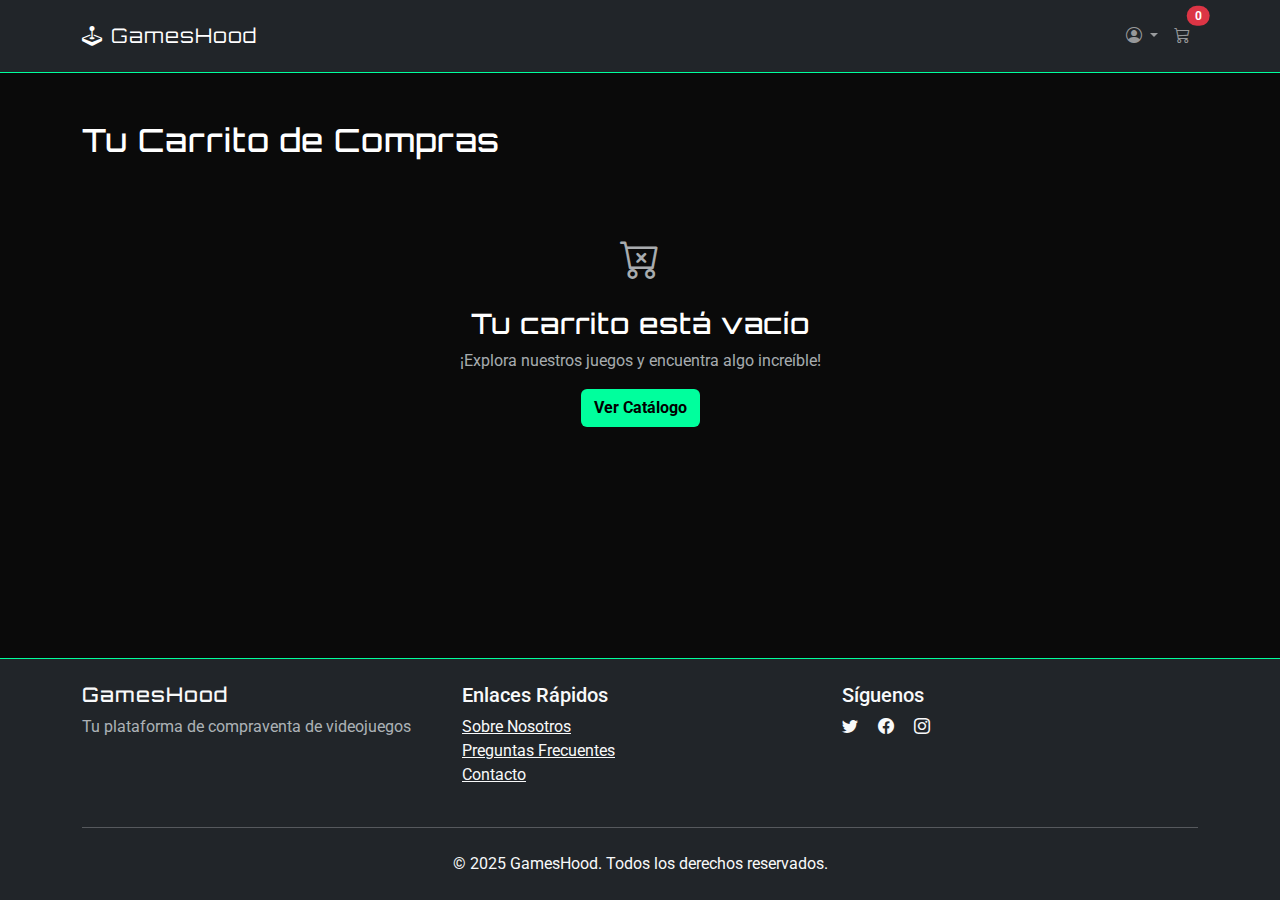
<file: proyecto js/cart.html>
<!DOCTYPE html>
<html lang="es" data-bs-theme="dark">
<head>
    <meta charset="UTF-8">
    <meta name="viewport" content="width=device-width, initial-scale=1.0">
    <title>Carrito - GamesHood</title>
    <link href="https://cdn.jsdelivr.net/npm/bootstrap@5.3.0/dist/css/bootstrap.min.css" rel="stylesheet">
    <link href="https://fonts.googleapis.com/css2?family=Orbitron:wght@400;700&family=Roboto:wght@300;400;700&display=swap" rel="stylesheet">
    <link rel="stylesheet" href="https://cdn.jsdelivr.net/npm/bootstrap-icons@1.10.5/font/bootstrap-icons.css">
    <link rel="stylesheet" href="styles.css">
</head>
<body class="custom-body">
    <!-- Navbar -->
    <nav class="navbar navbar-expand-lg navbar-dark bg-dark py-3 border-bottom border-primary">
        <div class="container">
            <a class="navbar-brand gaming-font" href="index.html">
                <i class="bi bi-joystick me-2"></i>GamesHood
            </a>
            <button class="navbar-toggler" type="button" data-bs-toggle="collapse" data-bs-target="#navbarNav">
                <span class="navbar-toggler-icon"></span>
            </button>
            <div class="collapse navbar-collapse" id="navbarNav">
                <ul class="navbar-nav ms-auto">
                    <li class="nav-item dropdown">
                        <a class="nav-link dropdown-toggle" href="#" role="button" data-bs-toggle="dropdown">
                            <i class="bi bi-person-circle"></i>
                        </a>
                        <ul class="dropdown-menu dropdown-menu-end">
                            <li><a class="dropdown-item" href="profile.html">Perfil</a></li>
                            <li><hr class="dropdown-divider"></li>
                            <li><a class="dropdown-item text-danger" href="logout.html">Cerrar Sesión</a></li>
                        </ul>
                    </li>
                    <li class="nav-item">
                        <a class="nav-link position-relative" href="cart.html">
                            <i class="bi bi-cart3"></i>
                            <span class="position-absolute top-0 start-100 translate-middle badge rounded-pill bg-danger" id="cartCount">0</span>
                        </a>
                    </li>
                </ul>
            </div>
        </div>
    </nav>

    <!-- Contenido del Carrito -->
    <section class="py-5">
        <div class="container">
            <h2 class="gaming-font mb-4">Tu Carrito de Compras</h2>
            
            <div id="cartItems" class="mb-4">
                <!-- Elementos del carrito se cargarán aquí -->
            </div>

            <div class="cart-summary bg-dark p-4 rounded-3 border border-primary">
                <div class="row">
                    <div class="col-md-6 offset-md-6">
                        <div class="d-flex justify-content-between mb-2">
                            <span>Subtotal:</span>
                            <span id="subtotal">0.00€</span>
                        </div>
                        <div class="d-flex justify-content-between mb-3">
                            <span>Envío:</span>
                            <span id="shipping">5.00€</span>
                        </div>
                        <hr>
                        <div class="d-flex justify-content-between mb-4">
                            <h5 class="gaming-font">Total:</h5>
                            <h5 class="gaming-font" id="total">0.00€</h5>
                        </div>
                        <a href="checkout.html" class="btn gaming-btn w-100 btn-lg">Proceder al Pago</a>
                    </div>
                </div>
            </div>

            <div class="empty-cart text-center py-5" id="emptyCart" style="display: none;">
                <i class="bi bi-cart-x fs-1 text-muted"></i>
                <h3 class="mt-3 gaming-font">Tu carrito está vacío</h3>
                <p class="text-muted">¡Explora nuestros juegos y encuentra algo increíble!</p>
                <a href="index.html" class="btn gaming-btn">Ver Catálogo</a>
            </div>
        </div>
    </section>

    <!-- Footer -->
    <footer class="bg-dark text-light py-4 border-top border-primary">
        <div class="container">
            <div class="row g-4">
                <div class="col-md-4">
                    <h5 class="gaming-font">GamesHood</h5>
                    <p class="text-muted">Tu plataforma de compraventa de videojuegos</p>
                </div>
                <div class="col-md-4">
                    <h5>Enlaces Rápidos</h5>
                    <ul class="list-unstyled">
                        <li><a href="about.html" class="text-light">Sobre Nosotros</a></li>
                        <li><a href="faq.html" class="text-light">Preguntas Frecuentes</a></li>
                        <li><a href="contact.html" class="text-light">Contacto</a></li>
                    </ul>
                </div>
                <div class="col-md-4">
                    <h5>Síguenos</h5>
                    <div class="social-icons">
                        <a href="https://twitter.com" class="text-light me-3"><i class="bi bi-twitter"></i></a>
                        <a href="https://facebook.com" class="text-light me-3"><i class="bi bi-facebook"></i></a>
                        <a href="https://instagram.com" class="text-light me-3"><i class="bi bi-instagram"></i></a>
                    </div>
                </div>
            </div>
            <hr class="my-4">
            <p class="text-center mb-0">&copy; 2025 GamesHood. Todos los derechos reservados.</p>
        </div>
    </footer>

    <script src="https://cdn.jsdelivr.net/npm/bootstrap@5.3.0/dist/js/bootstrap.bundle.min.js"></script>
    <script>
        // Mostrar los productos en el carrito
        function mostrarCarrito() {
            const carrito = JSON.parse(localStorage.getItem('carrito')) || [];
            const contenedor = document.getElementById('cartItems');
            const carritoVacio = document.getElementById('emptyCart');
            const resumen = document.querySelector('.cart-summary');
    
            // Mostrar mensaje si está vacío
            if (carrito.length === 0) {
                carritoVacio.style.display = 'block';
                resumen.style.display = 'none';
                return;
            }
            
            carritoVacio.style.display = 'none';
            resumen.style.display = 'block';
            
            // Crear HTML para cada producto
            let html = '';
            for (let i = 0; i < carrito.length; i++) {
                const producto = carrito[i];
                html += `
                    <div class="cart-item card bg-dark mb-3 border-primary">
                        <div class="card-body">
                            <div class="row align-items-center">
                                <div class="col-md-2">
                                    <img src="${producto.image}" class="img-fluid rounded" style="height: 100px; object-fit: cover;">
                                </div>
                                <div class="col-md-4">
                                    <h5 class="card-title">${producto.title}</h5>
                                    <p class="text-muted">${producto.price.toFixed(2)}€</p>
                                </div>
                                <div class="col-md-3">
                                    <div class="d-flex align-items-center">
                                        <button class="btn btn-outline-primary" onclick="cambiarCantidad(${producto.id}, -1)">
                                            <i class="bi bi-dash"></i>
                                        </button>
                                        <input type="number" class="form-control text-center mx-2" 
                                               value="${producto.cantidad}" min="1" 
                                               onchange="cambiarCantidadInput(${producto.id}, this.value)">
                                        <button class="btn btn-outline-primary" onclick="cambiarCantidad(${producto.id}, 1)">
                                            <i class="bi bi-plus"></i>
                                        </button>
                                    </div>
                                </div>
                                <div class="col-md-2 text-end">
                                    <h5>${(producto.price * producto.cantidad).toFixed(2)}€</h5>
                                </div>
                                <div class="col-md-1 text-end">
                                    <button class="btn btn-danger" onclick="eliminarProducto(${producto.id})">
                                        <i class="bi bi-trash"></i>
                                    </button>
                                </div>
                            </div>
                        </div>
                    </div>
                `;
            }
            contenedor.innerHTML = html;
            
            actualizarTotales();
        }
    
        // Calcular precio total
        function actualizarTotales() {
            const carrito = JSON.parse(localStorage.getItem('carrito')) || [];
            let subtotal = 0;
            
            for (let i = 0; i < carrito.length; i++) {
                subtotal += carrito[i].price * carrito[i].cantidad;
            }
            
            const envio = 5.00;
            const total = subtotal + envio;
            
            document.getElementById('subtotal').textContent = subtotal.toFixed(2) + '€';
            document.getElementById('total').textContent = total.toFixed(2) + '€';
        }
    
        // Cambiar cantidad de productos con botones +/-
        function cambiarCantidad(id, cambio) {
            const carrito = JSON.parse(localStorage.getItem('carrito')) || [];
            
            for (let i = 0; i < carrito.length; i++) {
                if (carrito[i].id === id) {
                    carrito[i].cantidad += cambio;
                    
                    if (carrito[i].cantidad < 1) {
                        carrito.splice(i, 1);
                    }
                    
                    break;
                }
            }
            
            localStorage.setItem('carrito', JSON.stringify(carrito));
            mostrarCarrito();
            actualizarContador();
        }
    
        // Cambiar cantidad de productos desde el input
        function cambiarCantidadInput(id, nuevaCantidad) {
            const carrito = JSON.parse(localStorage.getItem('carrito')) || [];
            
            for (let i = 0; i < carrito.length; i++) {
                if (carrito[i].id === id) {
                    carrito[i].cantidad = Math.max(1, Number(nuevaCantidad));
                    break;
                }
            }
            
            localStorage.setItem('carrito', JSON.stringify(carrito));
            mostrarCarrito();
            actualizarContador();
        }
    
        // Eliminar producto del carrito
        function eliminarProducto(id) {
            const carrito = JSON.parse(localStorage.getItem('carrito')) || [];
            const nuevoCarrito = [];
            
            for (let i = 0; i < carrito.length; i++) {
                if (carrito[i].id !== id) {
                    nuevoCarrito.push(carrito[i]);
                }
            }
            
            localStorage.setItem('carrito', JSON.stringify(nuevoCarrito));
            mostrarCarrito();
            actualizarContador();
        }
    
        // Actualizar número en el icono del carrito
        function actualizarContador() {
            const carrito = JSON.parse(localStorage.getItem('carrito')) || [];
            let total = 0;
            
            for (let i = 0; i < carrito.length; i++) {
                total += carrito[i].cantidad;
            }
            
            document.getElementById('cartCount').textContent = total;
        }
    
        // Al cargar la página
        window.addEventListener('DOMContentLoaded', function() {
            mostrarCarrito();
            actualizarContador();
        });
    </script>
</body>
</html>
</file>
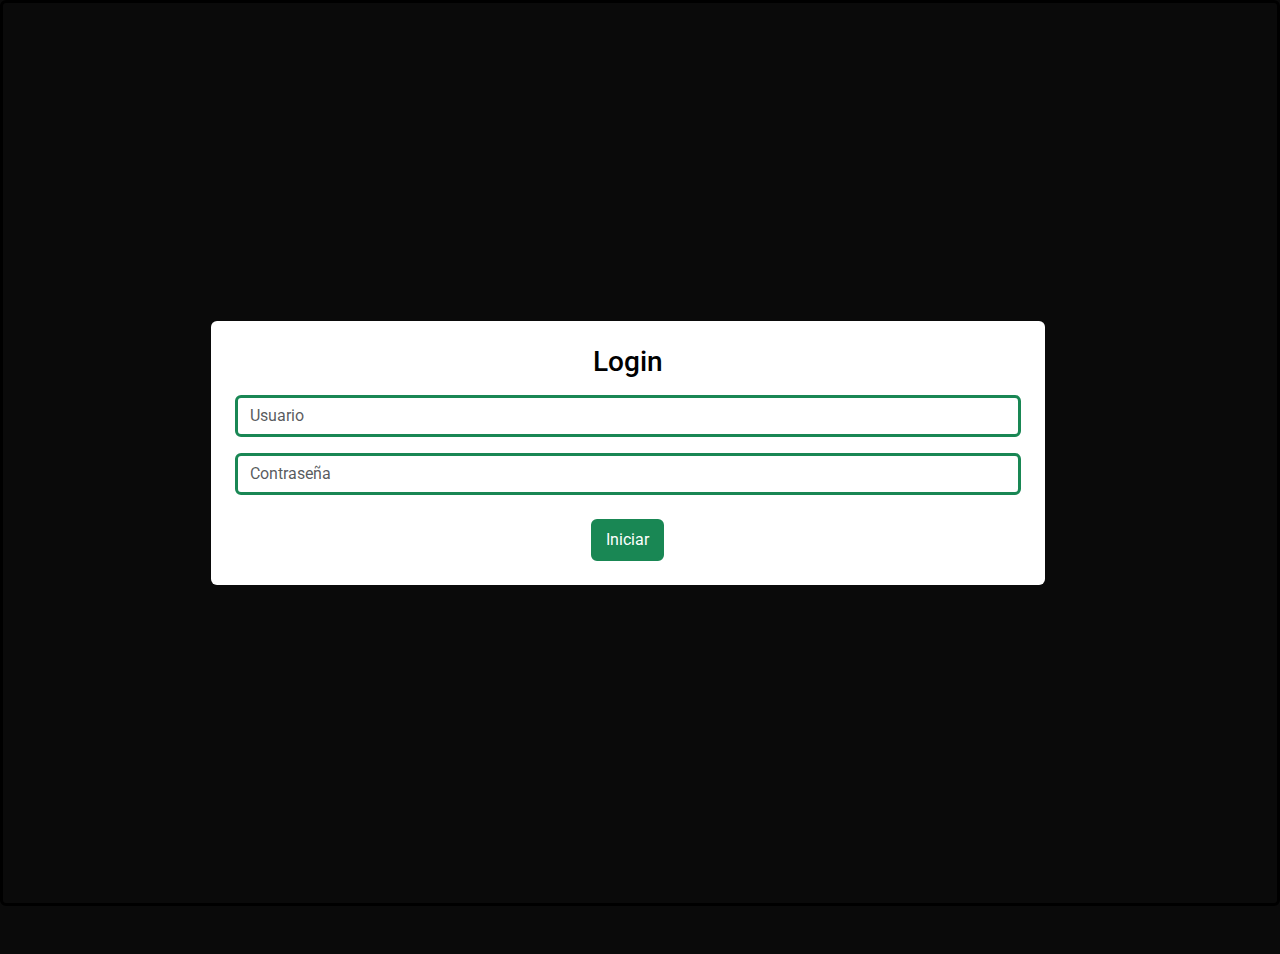
<file: proyecto js/login.html>
<!DOCTYPE html>
<html lang="en">
<head>
    <meta charset="UTF-8">
    <meta name="viewport" content="width=device-width, initial-scale=1.0">
    <title>Logout</title>
    <link href="https://cdn.jsdelivr.net/npm/bootstrap@5.3.0/dist/css/bootstrap.min.css" rel="stylesheet">
    <link href="https://fonts.googleapis.com/css2?family=Orbitron:wght@400;700&family=Roboto:wght@300;400;700&display=swap" rel="stylesheet">
    <link rel="stylesheet" href="https://cdn.jsdelivr.net/npm/bootstrap-icons@1.10.5/font/bootstrap-icons.css">
    <link rel="stylesheet" href="styles.css">
</head>
<body>
    
    <div class="container-fluid border border-black border-3 rounded mb-5">
        <div class="row bg-image img-fluid d-flex justify-content-center align-items-center" 
            style="background-image: url('https://static.vecteezy.com/system/resources/previews/015/942/307/non_2x/2d-game-art-natural-landscape-for-games-mobile-applications-and-computers-game-background-illustration-free-vector.jpg'); height: 100vh;">
    
            <div class="col-8 p-4 bg-white rounded text-black">
                <form id="paymentForm" action="" method="post">
                    <h3 class="text-center mb-3">Login</h3>
                
                    <input type="text" id="usuario" name="usuario" placeholder="Usuario" class="form-control border-success border-3 mb-3 text-black" required>
                
                    <input type="password" id="contraseña" name="contraseña" placeholder="Contraseña" class="form-control border-success border-3 mb-4" required>
                
                    <div class="d-flex justify-content-center">
                        <input type="submit" value="Iniciar" class="btn btn-success border-3 rounded">
                    </div>
                </form>
            </div>
    
        </div>

    <script src="https://cdn.jsdelivr.net/npm/bootstrap@5.3.0/dist/js/bootstrap.bundle.min.js"></script>

    <script>
        document.getElementById('paymentForm').addEventListener('submit', function(event) {
            event.preventDefault(); 
    
            alert('Se ha iniciado sesión correctamente')

            // Redirigir a index.html
            window.location.href = 'index.html';
        });
    </script>

</body>
</html>
</file>
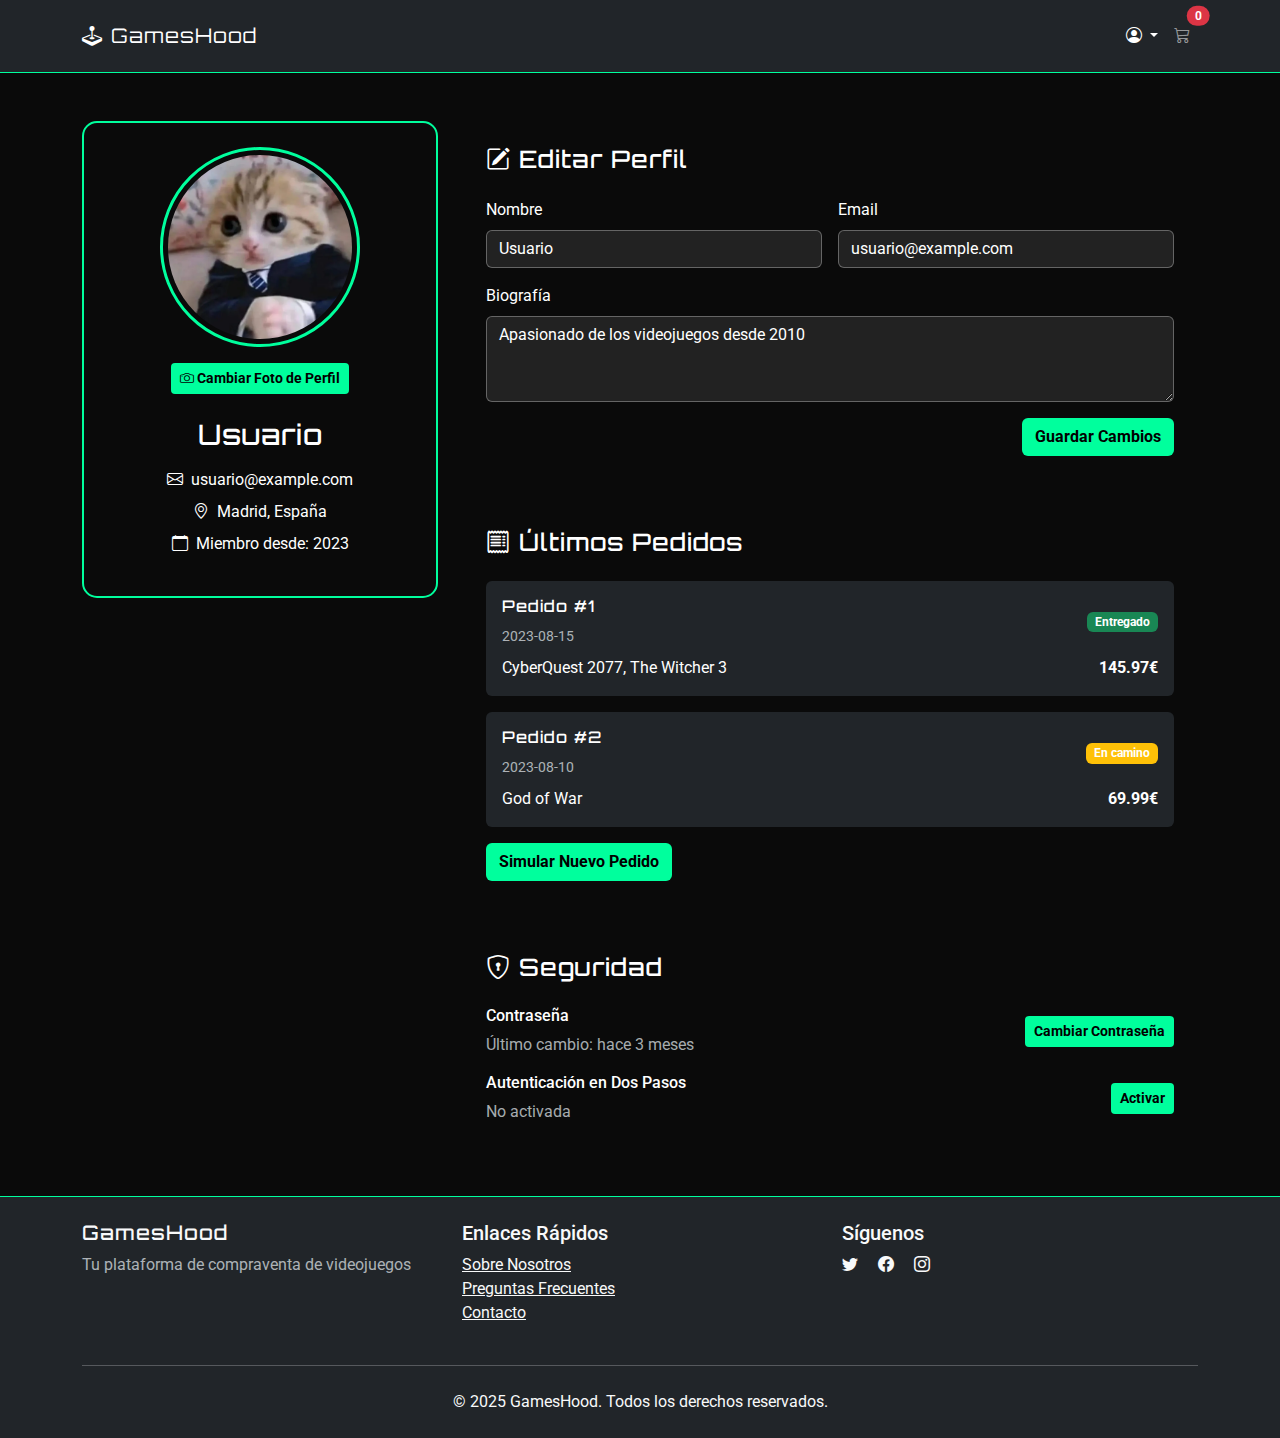
<file: proyecto js/profile.html>
<!DOCTYPE html>
<html lang="es" data-bs-theme="dark">

<head>
    <meta charset="UTF-8">
    <meta name="viewport" content="width=device-width, initial-scale=1.0">
    <title>GamesHood - Mi Perfil</title>
    <link href="https://cdn.jsdelivr.net/npm/bootstrap@5.3.0/dist/css/bootstrap.min.css" rel="stylesheet">
    <link
        href="https://fonts.googleapis.com/css2?family=Orbitron:wght@400;700&family=Roboto:wght@300;400;700&display=swap"
        rel="stylesheet">
    <link rel="stylesheet" href="https://cdn.jsdelivr.net/npm/bootstrap-icons@1.10.5/font/bootstrap-icons.css">
    <link rel="stylesheet" href="styles.css">
</head>

<body class="custom-body">
    <!-- Navbar (igual que index.html) -->
    <nav class="navbar navbar-expand-lg navbar-dark bg-dark py-3 border-bottom border-primary">
        <div class="container">
            <a class="navbar-brand gaming-font" href="index.html">
                <i class="bi bi-joystick me-2"></i>GamesHood
            </a>
            <button class="navbar-toggler" type="button" data-bs-toggle="collapse" data-bs-target="#navbarNav">
                <span class="navbar-toggler-icon"></span>
            </button>
            <div class="collapse navbar-collapse" id="navbarNav">
                <ul class="navbar-nav ms-auto">
                    <li class="nav-item dropdown">
                        <a class="nav-link dropdown-toggle active" href="#" role="button" data-bs-toggle="dropdown">
                            <i class="bi bi-person-circle"></i>
                        </a>
                        <ul class="dropdown-menu dropdown-menu-end">
                            <li><a class="dropdown-item active" href="profile.html">Perfil</a></li>
                            <li>
                                <hr class="dropdown-divider">
                            </li>
                            <li><a class="dropdown-item text-danger" href="logout.html">Cerrar Sesión</a></li>
                        </ul>
                    </li>
                    <li class="nav-item">
                        <a class="nav-link position-relative" href="cart.html">
                            <i class="bi bi-cart3"></i>
                            <span
                                class="position-absolute top-0 start-100 translate-middle badge rounded-pill bg-danger"
                                id="cartCount">0</span>
                        </a>
                    </li>
                </ul>
            </div>
        </div>
    </nav>

    <!-- Contenido del Perfil -->
    <main class="container my-5">
        <div class="row g-4">
            <!-- Columna Izquierda - Información del Usuario -->
            <div class="col-md-4">
                <div class="profile-card p-4 text-center">
                    <div class="mb-4">
                        <img src="../perfil/gatete.png" class="profile-avatar"
                            alt="Avatar del usuario">
                        <div class="mt-3">
                            <button class="btn gaming-btn btn-sm" data-bs-toggle="modal" data-bs-target="#avatarModal">
                                <i class="bi bi-camera"></i> Cambiar Foto de Perfil
                            </button>
                        </div>
                    </div>
                    <h3 class="gaming-font mb-3" id="username">Usuario</h3>
                    <ul class="list-unstyled">
                        <li class="mb-2"><i class="bi bi-envelope me-2"></i>usuario@example.com</li>
                        <li class="mb-2"><i class="bi bi-geo-alt me-2"></i>Madrid, España</li>
                        <li class="mb-2"><i class="bi bi-calendar me-2"></i>Miembro desde: 2023</li>
                    </ul>
                </div>
            </div>

            <!-- Columna Derecha - Contenido Principal -->
            <div class="col-md-8">
                <!-- Sección de Edición de Perfil -->
                <div class="profile-section mb-4 p-4">
                    <h4 class="gaming-font mb-4"><i class="bi bi-pencil-square me-2"></i>Editar Perfil</h4>
                    <form id="profileForm">
                        <div class="row g-3">
                            <div class="col-md-6">
                                <label for="name" class="form-label">Nombre</label>
                                <input type="text" class="form-control" id="name" value="Usuario">
                            </div>
                            <div class="col-md-6">
                                <label for="email" class="form-label">Email</label>
                                <input type="email" class="form-control" id="email" value="usuario@example.com">
                            </div>
                            <div class="col-12">
                                <label for="bio" class="form-label">Biografía</label>
                                <textarea class="form-control" id="bio"
                                    rows="3">Apasionado de los videojuegos desde 2010</textarea>
                            </div>
                            <div class="col-12 text-end">
                                <button type="submit" class="btn gaming-btn">Guardar Cambios</button>
                            </div>
                        </div>
                    </form>
                </div>

                <!-- Historial de Pedidos -->
                <div class="profile-section mb-4 p-4">
                    <h4 class="gaming-font mb-4"><i class="bi bi-receipt me-2"></i>Últimos Pedidos</h4>
                    <div class="orders-list" id="ordersList">
                        <!-- Pedidos cargados dinámicamente -->
                    </div>
                    <button class="btn gaming-btn" id="addOrderBtn">Simular Nuevo Pedido</button>
                </div>

                <!-- Configuración de Seguridad -->
                <div class="profile-section p-4">
                    <h4 class="gaming-font mb-4"><i class="bi bi-shield-lock me-2"></i>Seguridad</h4>
                    <div class="security-settings">
                        <div class="d-flex justify-content-between align-items-center mb-3">
                            <div>
                                <h6>Contraseña</h6>
                                <p class="text-muted mb-0">Último cambio: hace 3 meses</p>
                            </div>
                            <button class="btn gaming-btn btn-sm" data-bs-toggle="modal"
                                data-bs-target="#passwordModal">
                                Cambiar Contraseña
                            </button>
                        </div>
                        <div class="d-flex justify-content-between align-items-center">
                            <div>
                                <h6>Autenticación en Dos Pasos</h6>
                                <p class="text-muted mb-0">No activada</p>
                            </div>
                            <button class="btn gaming-btn btn-sm">
                                Activar
                            </button>
                        </div>
                    </div>
                </div>
            </div>
        </div>
    </main>

    <!-- Modales -->
    <!-- Modal Cambiar Avatar -->
    <div class="modal fade" id="avatarModal" tabindex="-1">
        <div class="modal-dialog">
            <div class="modal-content bg-dark text-light">
                <div class="modal-header">
                    <h5 class="modal-title gaming-font">Cambiar Foto de Perfil</h5>
                    <button type="button" class="btn-close btn-close-white" data-bs-dismiss="modal"></button>
                </div>
                <div class="modal-body">
                    <div class="mb-3">
                        <input type="file" class="form-control">
                    </div>
                    <div class="text-center">
                        <button class="btn gaming-btn">Subir Imagen</button>
                    </div>
                </div>
            </div>
        </div>
    </div>

    <!-- Modal Cambiar Contraseña -->
    <div class="modal fade" id="passwordModal" tabindex="-1">
        <div class="modal-dialog">
            <div class="modal-content bg-dark text-light">
                <div class="modal-header">
                    <h5 class="modal-title gaming-font">Cambiar Contraseña</h5>
                    <button type="button" class="btn-close btn-close-white" data-bs-dismiss="modal"></button>
                </div>
                <div class="modal-body">
                    <form id="passwordForm">
                        <div class="mb-3">
                            <label for="currentPassword" class="form-label">Contraseña Actual</label>
                            <input type="password" class="form-control" id="currentPassword" required>
                        </div>
                        <div class="mb-3">
                            <label for="newPassword" class="form-label">Nueva Contraseña</label>
                            <input type="password" class="form-control" id="newPassword" required>
                        </div>
                        <div class="mb-3">
                            <label for="confirmPassword" class="form-label">Confirmar Contraseña</label>
                            <input type="password" class="form-control" id="confirmPassword" required>
                        </div>
                        <button type="submit" class="btn gaming-btn w-100">Actualizar Contraseña</button>
                    </form>
                </div>
            </div>
        </div>
    </div>

    <!-- Footer (igual que index.html) -->
    <footer class="bg-dark text-light py-4 border-top border-primary">
        <div class="container">
            <div class="row g-4">
                <div class="col-md-4">
                    <h5 class="gaming-font">GamesHood</h5>
                    <p class="text-muted">Tu plataforma de compraventa de videojuegos</p>
                </div>
                <div class="col-md-4">
                    <h5>Enlaces Rápidos</h5>
                    <ul class="list-unstyled">
                        <li><a href="about.html" class="text-light">Sobre Nosotros</a></li>
                        <li><a href="faq.html" class="text-light">Preguntas Frecuentes</a></li>
                        <li><a href="contact.html" class="text-light">Contacto</a></li>
                    </ul>
                </div>
                <div class="col-md-4">
                    <h5>Síguenos</h5>
                    <div class="social-icons">
                        <a href="https://twitter.com" class="text-light me-3"><i class="bi bi-twitter"></i></a>
                        <a href="https://facebook.com" class="text-light me-3"><i class="bi bi-facebook"></i></a>
                        <a href="https://instagram.com" class="text-light me-3"><i class="bi bi-instagram"></i></a>
                    </div>
                </div>
            </div>
            <hr class="my-4">
            <p class="text-center mb-0">&copy; 2025 GamesHood. Todos los derechos reservados.</p>
        </div>
    </footer>

    <script src="https://cdn.jsdelivr.net/npm/bootstrap@5.3.0/dist/js/bootstrap.bundle.min.js"></script>
    <script>
        // Datos de ejemplo para pedidos
        let pedidos = [
            {
                id: 1,
                fecha: '2023-08-15',
                total: 145.97,
                estado: 'Entregado',
                productos: ['CyberQuest 2077', 'The Witcher 3']
            },
            {
                id: 2,
                fecha: '2023-08-10',
                total: 69.99,
                estado: 'En camino',
                productos: ['God of War']
            }
        ];
    
        // Función para mostrar los pedidos
        function mostrarPedidos() {
            const listaPedidos = document.getElementById('ordersList');
            listaPedidos.innerHTML = '';
            
            for (let i = 0; i < pedidos.length; i++) {
                const pedido = pedidos[i];
                listaPedidos.innerHTML += `
                    <div class="order-item bg-dark p-3 mb-3 rounded">
                        <div class="d-flex justify-content-between align-items-center mb-2">
                            <div>
                                <h6 class="gaming-font">Pedido #${pedido.id}</h6>
                                <small class="text-muted">${pedido.fecha}</small>
                            </div>
                            <span class="badge ${pedido.estado === 'Entregado' ? 'bg-success' : 'bg-warning'}">
                                ${pedido.estado}
                            </span>
                        </div>
                        <div class="d-flex justify-content-between">
                            <div>
                                <p class="mb-0">${pedido.productos.join(', ')}</p>
                            </div>
                            <div>
                                <strong>${pedido.total.toFixed(2)}€</strong>
                            </div>
                        </div>
                    </div>
                `;
            }
        }
    
        // Función para agregar nuevo pedido de ejemplo
        function agregarPedidoEjemplo() {
            const nuevoPedido = {
                id: pedidos.length + 1,
                fecha: new Date().toLocaleDateString(),
                total: Math.random() * 100 + 50,
                estado: 'En camino',
                productos: ['Juego Nuevo ' + (pedidos.length + 1)]
            };
            
            pedidos.unshift(nuevoPedido);
            mostrarPedidos();
        }
    
        // Función para guardar cambios del perfil
        function guardarPerfil(event) {
            event.preventDefault();
            const nombre = document.getElementById('name').value;
            const email = document.getElementById('email').value;
            const bio = document.getElementById('bio').value;
            
            document.getElementById('username').textContent = nombre;
            alert('Cambios guardados correctamente');
        }
    
        // Configurar eventos al cargar la página
        window.addEventListener('DOMContentLoaded', function() {
            // Mostrar pedidos iniciales
            mostrarPedidos();
            
            // Configurar botón de nuevo pedido
            document.getElementById('addOrderBtn').addEventListener('click', agregarPedidoEjemplo);
            
            // Configurar formulario de perfil
            document.getElementById('profileForm').addEventListener('submit', guardarPerfil);
            
            // Actualizar contador del carrito
            const carrito = JSON.parse(localStorage.getItem('carrito')) || [];
            document.getElementById('cartCount').textContent = carrito.length;
        });
    </script>
</body>

</html>
</file>
<file: proyecto js/styles.css>
:root {
    --primary-color: #00ff9d;
    --secondary-color: #7000ff;
    --dark-bg: #0a0a0a;
    --card-bg: #1a1a1a;
}

body {
    background-color: var(--dark-bg);
    color: #ffffff;
    font-family: 'Roboto', sans-serif;
    min-height: 100vh;
    display: flex;
    flex-direction: column;
}

.gaming-font {
    font-family: 'Orbitron', sans-serif;
    letter-spacing: 1px;
}

.hero-section {
    background: linear-gradient(rgba(0,0,0,0.7), rgba(0,0,0,0.7)), url('https://images.unsplash.com/photo-1538481199705-c710c4e965fc');
    background-size: cover;
    background-position: center;
    position: relative;
}

.auth-card {
    border: 2px solid var(--primary-color);
    border-radius: 15px;
    box-shadow: 0 0 20px rgba(0,255,157,0.2);
}

.profile-card {
    border: 2px solid var(--primary-color);
    border-radius: 15px;
}

.profile-avatar {
    width: 200px;
    height: 200px;
    border-radius: 50%;
    border: 3px solid var(--primary-color);
    padding: 5px;
}

.game-card {
    background: var(--card-bg);
    border: 1px solid rgba(255,255,255,0.1);
    transition: all 0.3s ease;
    overflow: hidden;
}

.game-card:hover {
    transform: translateY(-5px);
    border-color: var(--primary-color);
    box-shadow: 0 5px 15px rgba(0,255,157,0.2);
}

.review-card {
    background: rgba(255,255,255,0.05);
    border-left: 3px solid var(--primary-color);
}

.rating-stars {
    color: var(--primary-color);
}

#productDetail {
    background: var(--card-bg);
    border-radius: 15px;
    padding: 2rem;
    border: 1px solid var(--primary-color);
}

.btn.gaming-btn {
    background: var(--primary-color);
    color: #000;
    font-weight: bold;
    transition: all 0.3s ease;
}

.btn.gaming-btn:hover {
    background: #00cc7a;
    transform: scale(1.05);
}

.form-control {
    background: rgba(255,255,255,0.1);
    border: 1px solid rgba(255,255,255,0.3);
    color: #fff;
}

.form-control:focus {
    background: rgba(255,255,255,0.2);
    border-color: var(--primary-color);
    box-shadow: 0 0 15px rgba(0,255,157,0.3);
}

footer {
    margin-top: auto;
}

.game-card img {
    height: 400px;
    object-fit: cover;
    width: 100%;
    border-radius: 5px 5px 0 0;
}

/* Contenedor de imagen con relación 16:9 */
.image-container {
    height: 200px;
    overflow: hidden;
    position: relative;
    background: #2a2a2a;
    border-radius: 5px 5px 0 0;
}

.image-container img {
    width: 100%;
    height: 100%;
    object-fit: cover;
    object-position: center top;
    transition: transform 0.3s ease;
}

/* Efecto hover para imágenes */
.game-card:hover .image-container img {
    transform: scale(1.05);
}

/* Alineación del contenido */
.card-body {
    padding: 1.25rem;
    display: flex;
    flex-direction: column;
    justify-content: space-between;
}

.card-title {
    font-size: 1.25rem;
    margin-bottom: 0.75rem;
}

.card-text {
    font-size: 1.1rem;
    color: var(--primary-color);
    font-weight: bold;
}

.border-primary {
    border-color: var(--primary-color) !important;
}


.cart-item {
    transition: all 0.3s ease;
}

.cart-item:hover {
    transform: translateY(-3px);
    box-shadow: 0 5px 15px rgba(0, 255, 157, 0.1);
}

.toast {
    margin-bottom: 10px;
}

.cart-item {
    transition: transform 0.2s ease, box-shadow 0.2s ease;
}

.cart-item:hover {
    transform: translateY(-2px);
    box-shadow: 0 5px 15px rgba(0, 255, 157, 0.1);
}

input[type="number"]::-webkit-inner-spin-button,
input[type="number"]::-webkit-outer-spin-button {
    -webkit-appearance: none;
    margin: 0;
}

input[type="number"] {
    -moz-appearance: textfield;
}
</file>
